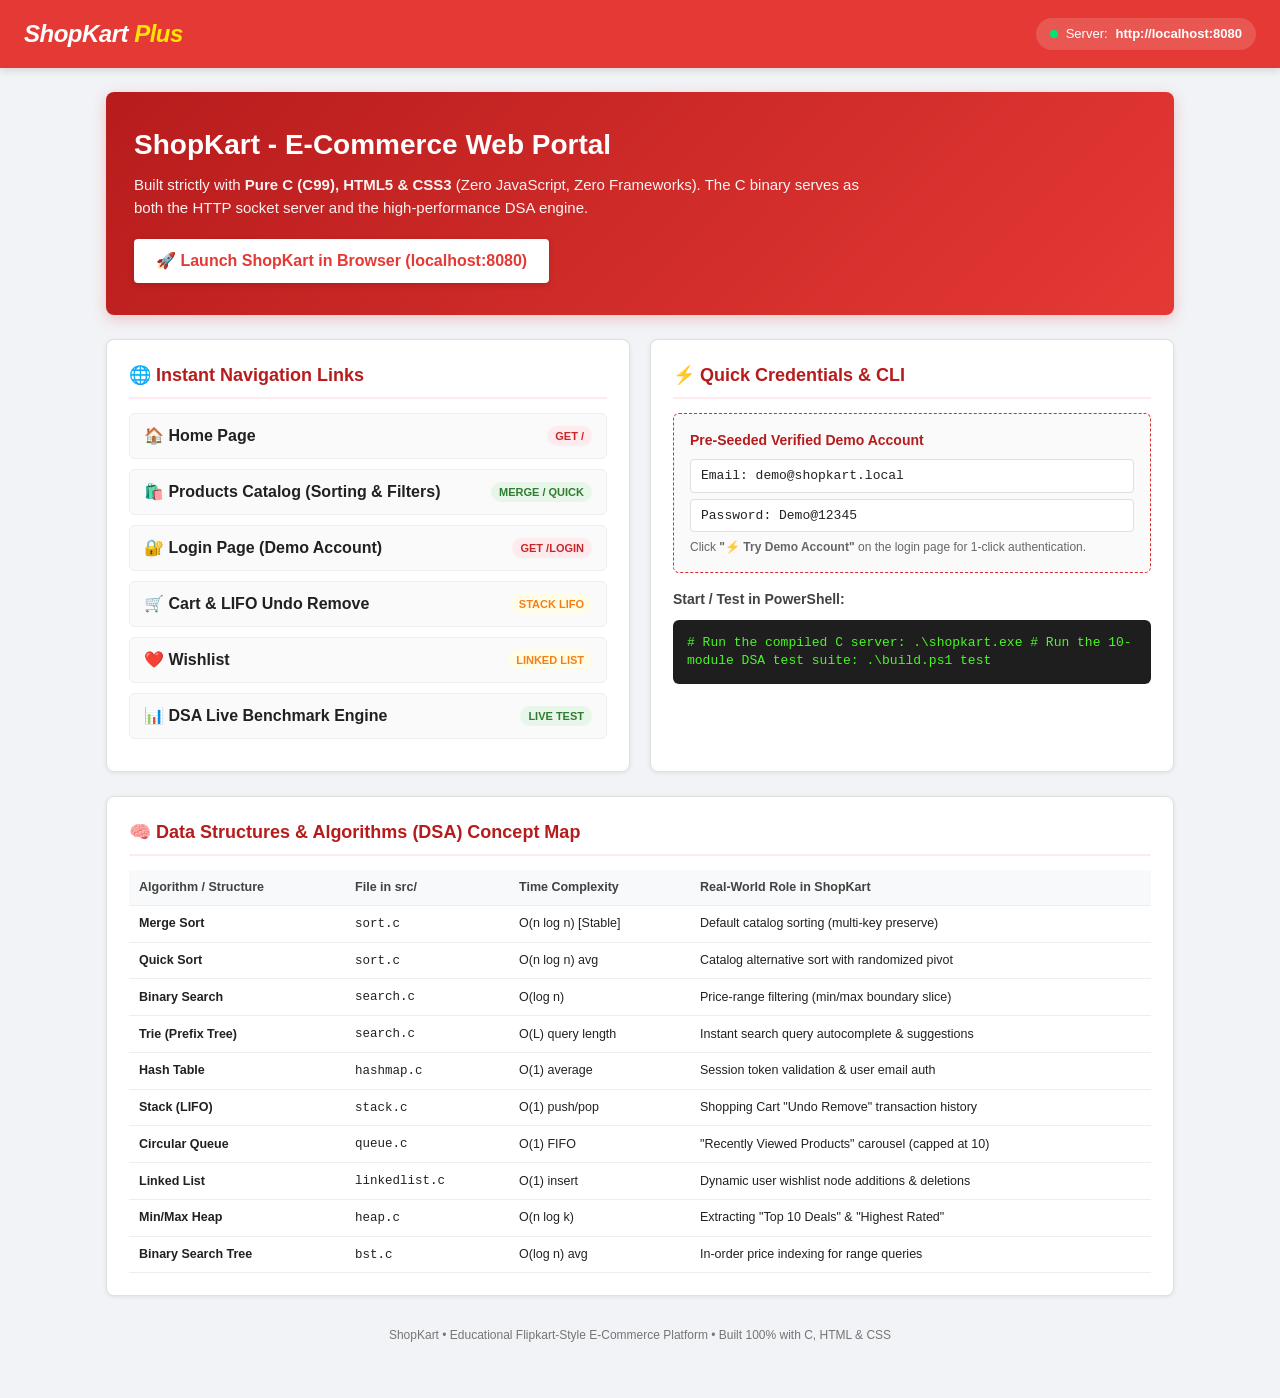
<file: index.html>
<!DOCTYPE html>
<html lang="en">
<head>
    <meta charset="UTF-8">
    <meta name="viewport" content="width=device-width, initial-scale=1.0">
    <title>ShopKart - Local Portal & Quick Access</title>
    <style>
        :root {
            --primary-red: #e53935;
            --primary-red-dark: #b71c1c;
            --accent-yellow: #ffe500;
            --bg-page: #f1f3f6;
            --bg-card: #ffffff;
            --text-dark: #212121;
            --text-muted: #757575;
            --border-color: #e0e0e0;
            --success-green: #388e3c;
        }

        * {
            box-sizing: border-box;
            margin: 0;
            padding: 0;
        }

        body {
            font-family: -apple-system, BlinkMacSystemFont, "Segoe UI", Roboto, "Helvetica Neue", Arial, sans-serif;
            background-color: var(--bg-page);
            color: var(--text-dark);
            line-height: 1.5;
            padding-bottom: 40px;
        }

        /* Top Header */
        header {
            background-color: var(--primary-red);
            color: #ffffff;
            padding: 16px 24px;
            box-shadow: 0 2px 8px rgba(0,0,0,0.15);
            display: flex;
            justify-content: space-between;
            align-items: center;
        }

        .logo {
            font-size: 24px;
            font-weight: 800;
            font-style: italic;
            text-decoration: none;
            color: #ffffff;
            letter-spacing: -0.5px;
        }

        .logo span {
            color: var(--accent-yellow);
        }

        .header-status {
            display: flex;
            align-items: center;
            gap: 8px;
            font-size: 13px;
            background: rgba(255,255,255,0.15);
            padding: 6px 14px;
            border-radius: 20px;
        }

        .status-dot {
            width: 8px;
            height: 8px;
            background-color: #00e676;
            border-radius: 50%;
            display: inline-block;
        }

        /* Main Container */
        .container {
            max-width: 1100px;
            margin: 24px auto;
            padding: 0 16px;
        }

        .hero-box {
            background: linear-gradient(135deg, #b71c1c 0%, #e53935 100%);
            color: #ffffff;
            border-radius: 8px;
            padding: 32px 28px;
            margin-bottom: 24px;
            box-shadow: 0 4px 14px rgba(229, 57, 53, 0.25);
        }

        .hero-box h1 {
            font-size: 28px;
            font-weight: 800;
            margin-bottom: 8px;
        }

        .hero-box p {
            font-size: 15px;
            opacity: 0.95;
            max-width: 750px;
            margin-bottom: 20px;
        }

        .hero-btn {
            display: inline-block;
            background: #ffffff;
            color: var(--primary-red);
            font-weight: 700;
            padding: 10px 22px;
            border-radius: 4px;
            text-decoration: none;
            transition: all 0.2s ease;
            box-shadow: 0 2px 6px rgba(0,0,0,0.15);
        }

        .hero-btn:hover {
            background: #ffebee;
            transform: translateY(-1px);
        }

        /* Grid */
        .grid-2 {
            display: grid;
            grid-template-columns: repeat(auto-fit, minmax(320px, 1fr));
            gap: 20px;
            margin-bottom: 24px;
        }

        .card {
            background: var(--bg-card);
            border-radius: 8px;
            padding: 22px;
            box-shadow: 0 1px 4px rgba(0,0,0,0.08);
            border: 1px solid var(--border-color);
        }

        .card h2 {
            font-size: 18px;
            font-weight: 750;
            color: var(--primary-red-dark);
            margin-bottom: 14px;
            border-bottom: 2px solid #ffebee;
            padding-bottom: 8px;
            display: flex;
            align-items: center;
            gap: 8px;
        }

        /* Links List */
        .page-list {
            list-style: none;
        }

        .page-list li {
            margin-bottom: 10px;
        }

        .page-link-item {
            display: flex;
            justify-content: space-between;
            align-items: center;
            padding: 10px 14px;
            background: #fafafa;
            border: 1px solid #eeeeee;
            border-radius: 6px;
            text-decoration: none;
            color: var(--text-dark);
            font-weight: 600;
            transition: all 0.15s ease;
        }

        .page-link-item:hover {
            background: #ffebee;
            border-color: #ffcdd2;
            color: var(--primary-red);
            transform: translateX(4px);
        }

        .tag {
            font-size: 11px;
            font-weight: 700;
            padding: 2px 8px;
            border-radius: 12px;
            text-transform: uppercase;
        }

        .tag-red { background: #ffebee; color: #c62828; }
        .tag-green { background: #e8f5e9; color: #2e7d32; }
        .tag-yellow { background: #fffde7; color: #f57f17; }

        /* Demo Account Box */
        .demo-box {
            background: #fafafa;
            border: 1px dashed #d32f2f;
            border-radius: 6px;
            padding: 16px;
            margin-top: 14px;
        }

        .demo-box h3 {
            font-size: 14px;
            color: var(--primary-red-dark);
            margin-bottom: 8px;
        }

        .demo-box code {
            display: block;
            background: #ffffff;
            border: 1px solid #e0e0e0;
            padding: 6px 10px;
            border-radius: 4px;
            font-family: monospace;
            font-size: 13px;
            margin-bottom: 6px;
            color: #212121;
        }

        /* DSA Table Mini */
        table {
            width: 100%;
            border-collapse: collapse;
            font-size: 12.5px;
            margin-top: 10px;
        }

        th, td {
            padding: 8px 10px;
            text-align: left;
            border-bottom: 1px solid #eeeeee;
        }

        th {
            background: #f8f9fa;
            font-weight: 700;
            color: #424242;
        }

        /* Terminal block */
        .terminal {
            background: #1e1e1e;
            color: #4af626;
            font-family: Consolas, monospace;
            font-size: 13px;
            padding: 14px;
            border-radius: 6px;
            line-height: 1.4;
            overflow-x: auto;
            margin-top: 10px;
        }

        footer {
            text-align: center;
            font-size: 12px;
            color: var(--text-muted);
            margin-top: 30px;
        }
    </style>
</head>
<body>

    <!-- Header -->
    <header>
        <a href="http://localhost:8080/" class="logo">
            ShopKart <span>Plus</span>
        </a>
        <div class="header-status">
            <span class="status-dot"></span>
            Server: <strong>http://localhost:8080</strong>
        </div>
    </header>

    <div class="container">
        <!-- Hero Box -->
        <div class="hero-box">
            <h1>ShopKart - E-Commerce Web Portal</h1>
            <p>
                Built strictly with <strong>Pure C (C99), HTML5 & CSS3</strong> (Zero JavaScript, Zero Frameworks).
                The C binary serves as both the HTTP socket server and the high-performance DSA engine.
            </p>
            <a href="http://localhost:8080/" target="_blank" class="hero-btn">
                🚀 Launch ShopKart in Browser (localhost:8080)
            </a>
        </div>

        <!-- Grid 1: Pages & Account -->
        <div class="grid-2">
            <!-- Navigation Links -->
            <div class="card">
                <h2>🌐 Instant Navigation Links</h2>
                <ul class="page-list">
                    <li>
                        <a href="http://localhost:8080/" target="_blank" class="page-link-item">
                            <span>🏠 Home Page</span>
                            <span class="tag tag-red">GET /</span>
                        </a>
                    </li>
                    <li>
                        <a href="http://localhost:8080/products" target="_blank" class="page-link-item">
                            <span>🛍️ Products Catalog (Sorting & Filters)</span>
                            <span class="tag tag-green">Merge / Quick</span>
                        </a>
                    </li>
                    <li>
                        <a href="http://localhost:8080/login" target="_blank" class="page-link-item">
                            <span>🔐 Login Page (Demo Account)</span>
                            <span class="tag tag-red">GET /login</span>
                        </a>
                    </li>
                    <li>
                        <a href="http://localhost:8080/cart" target="_blank" class="page-link-item">
                            <span>🛒 Cart & LIFO Undo Remove</span>
                            <span class="tag tag-yellow">Stack LIFO</span>
                        </a>
                    </li>
                    <li>
                        <a href="http://localhost:8080/wishlist" target="_blank" class="page-link-item">
                            <span>❤️ Wishlist</span>
                            <span class="tag tag-yellow">Linked List</span>
                        </a>
                    </li>
                    <li>
                        <a href="http://localhost:8080/dsa" target="_blank" class="page-link-item">
                            <span>📊 DSA Live Benchmark Engine</span>
                            <span class="tag tag-green">Live Test</span>
                        </a>
                    </li>
                </ul>
            </div>

            <!-- Credentials & Terminal Commands -->
            <div class="card">
                <h2>⚡ Quick Credentials & CLI</h2>
                <div class="demo-box">
                    <h3>Pre-Seeded Verified Demo Account</h3>
                    <code>Email: demo@shopkart.local</code>
                    <code>Password: Demo@12345</code>
                    <p style="font-size: 12px; color: #666; margin-top: 6px;">
                        Click <strong>"⚡ Try Demo Account"</strong> on the login page for 1-click authentication.
                    </p>
                </div>

                <h3 style="font-size: 14px; margin-top: 16px; color: #424242;">Start / Test in PowerShell:</h3>
                <div class="terminal">
# Run the compiled C server:
.\shopkart.exe

# Run the 10-module DSA test suite:
.\build.ps1 test
                </div>
            </div>
        </div>

        <!-- Grid 2: DSA Concept Quick Reference -->
        <div class="card">
            <h2>🧠 Data Structures & Algorithms (DSA) Concept Map</h2>
            <table>
                <thead>
                    <tr>
                        <th>Algorithm / Structure</th>
                        <th>File in src/</th>
                        <th>Time Complexity</th>
                        <th>Real-World Role in ShopKart</th>
                    </tr>
                </thead>
                <tbody>
                    <tr>
                        <td><strong>Merge Sort</strong></td>
                        <td><code>sort.c</code></td>
                        <td>O(n log n) [Stable]</td>
                        <td>Default catalog sorting (multi-key preserve)</td>
                    </tr>
                    <tr>
                        <td><strong>Quick Sort</strong></td>
                        <td><code>sort.c</code></td>
                        <td>O(n log n) avg</td>
                        <td>Catalog alternative sort with randomized pivot</td>
                    </tr>
                    <tr>
                        <td><strong>Binary Search</strong></td>
                        <td><code>search.c</code></td>
                        <td>O(log n)</td>
                        <td>Price-range filtering (min/max boundary slice)</td>
                    </tr>
                    <tr>
                        <td><strong>Trie (Prefix Tree)</strong></td>
                        <td><code>search.c</code></td>
                        <td>O(L) query length</td>
                        <td>Instant search query autocomplete & suggestions</td>
                    </tr>
                    <tr>
                        <td><strong>Hash Table</strong></td>
                        <td><code>hashmap.c</code></td>
                        <td>O(1) average</td>
                        <td>Session token validation & user email auth</td>
                    </tr>
                    <tr>
                        <td><strong>Stack (LIFO)</strong></td>
                        <td><code>stack.c</code></td>
                        <td>O(1) push/pop</td>
                        <td>Shopping Cart "Undo Remove" transaction history</td>
                    </tr>
                    <tr>
                        <td><strong>Circular Queue</strong></td>
                        <td><code>queue.c</code></td>
                        <td>O(1) FIFO</td>
                        <td>"Recently Viewed Products" carousel (capped at 10)</td>
                    </tr>
                    <tr>
                        <td><strong>Linked List</strong></td>
                        <td><code>linkedlist.c</code></td>
                        <td>O(1) insert</td>
                        <td>Dynamic user wishlist node additions & deletions</td>
                    </tr>
                    <tr>
                        <td><strong>Min/Max Heap</strong></td>
                        <td><code>heap.c</code></td>
                        <td>O(n log k)</td>
                        <td>Extracting "Top 10 Deals" & "Highest Rated"</td>
                    </tr>
                    <tr>
                        <td><strong>Binary Search Tree</strong></td>
                        <td><code>bst.c</code></td>
                        <td>O(log n) avg</td>
                        <td>In-order price indexing for range queries</td>
                    </tr>
                </tbody>
            </table>
        </div>

        <footer>
            ShopKart &bull; Educational Flipkart-Style E-Commerce Platform &bull; Built 100% with C, HTML & CSS
        </footer>
    </div>

</body>
</html>
</file>
